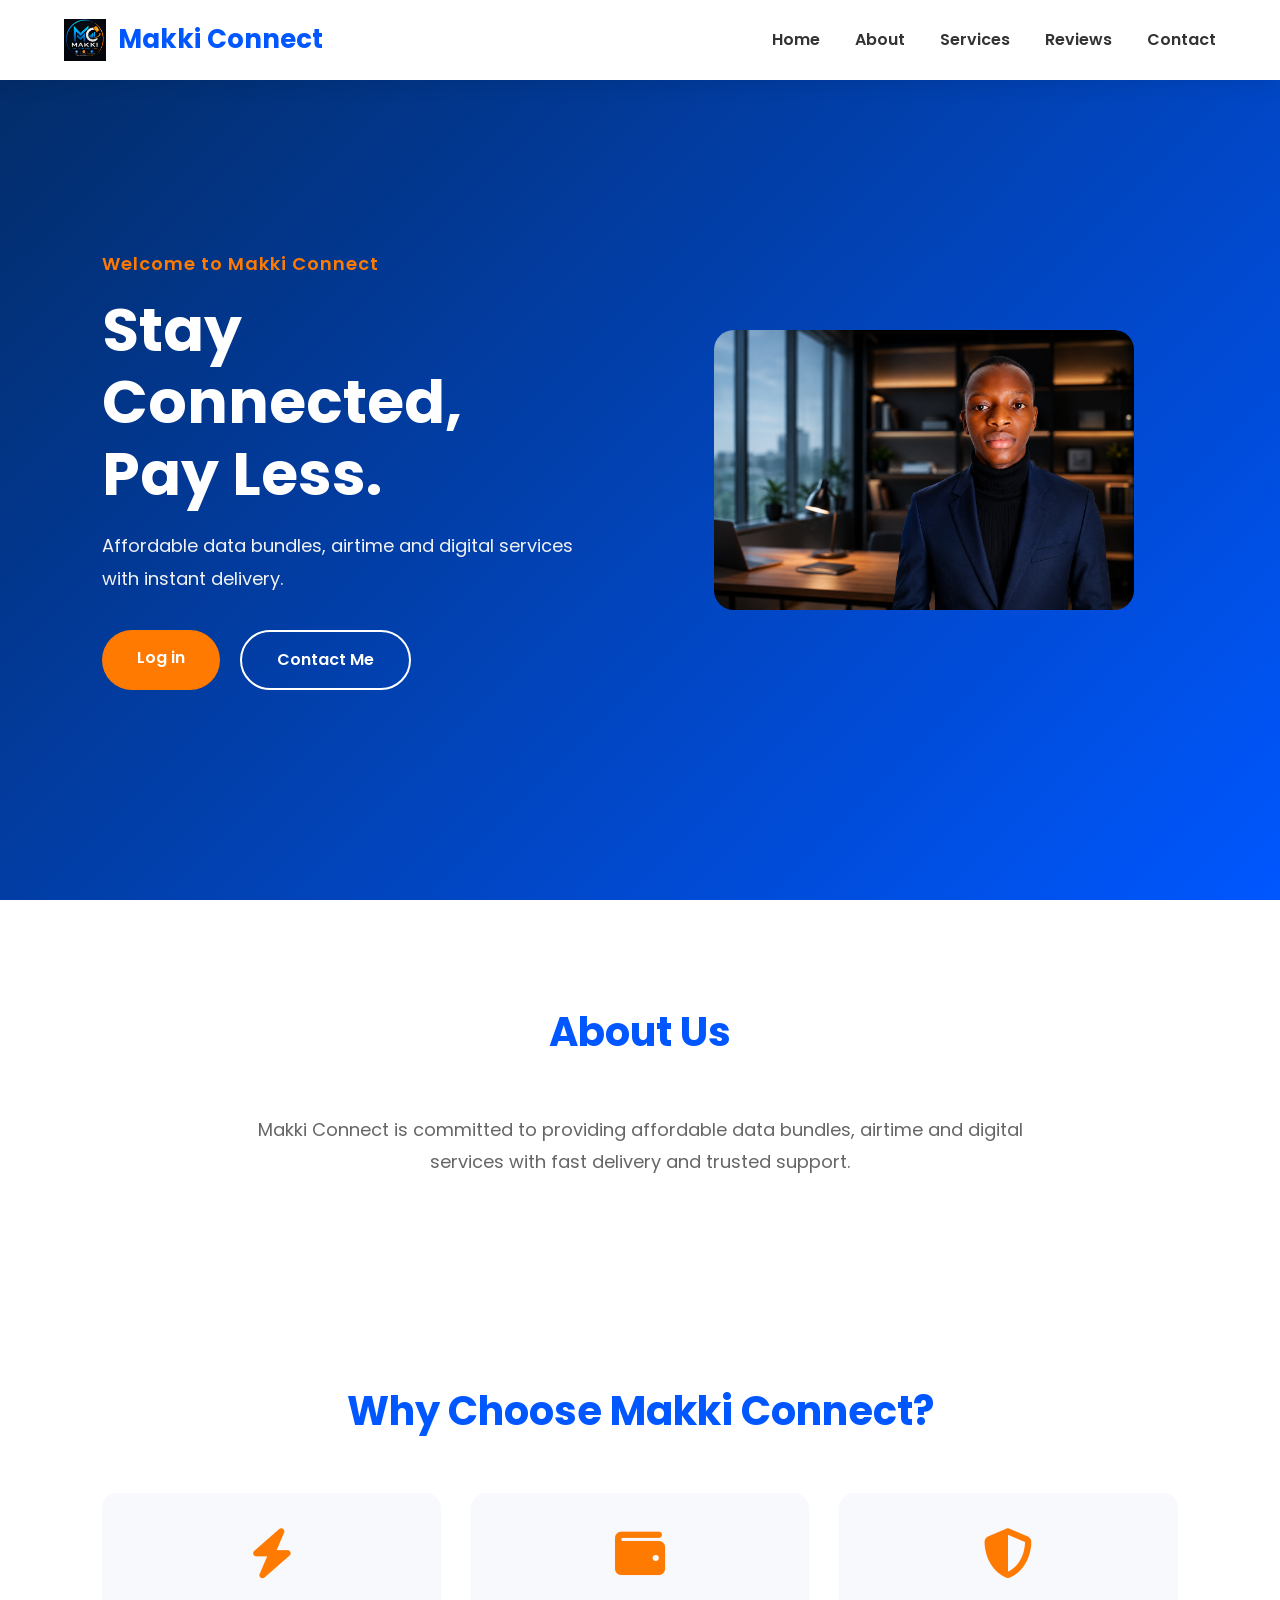
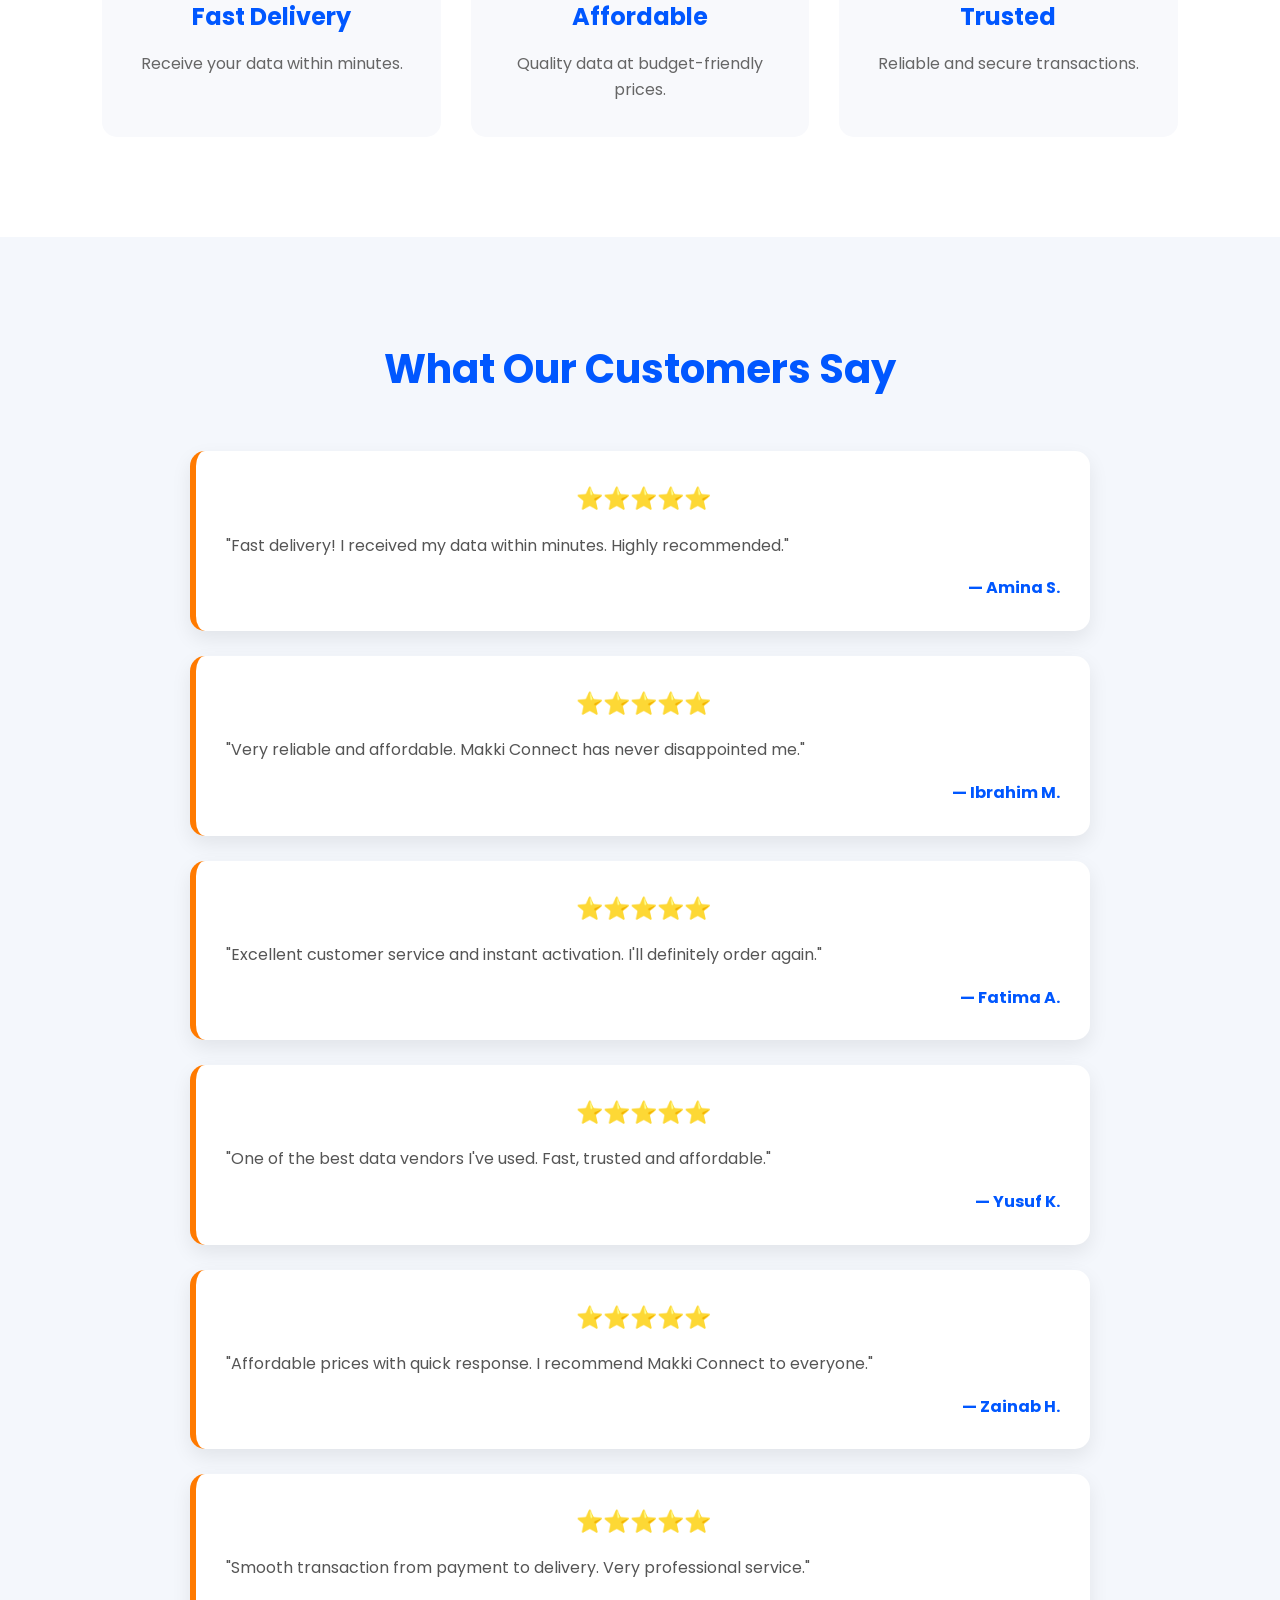
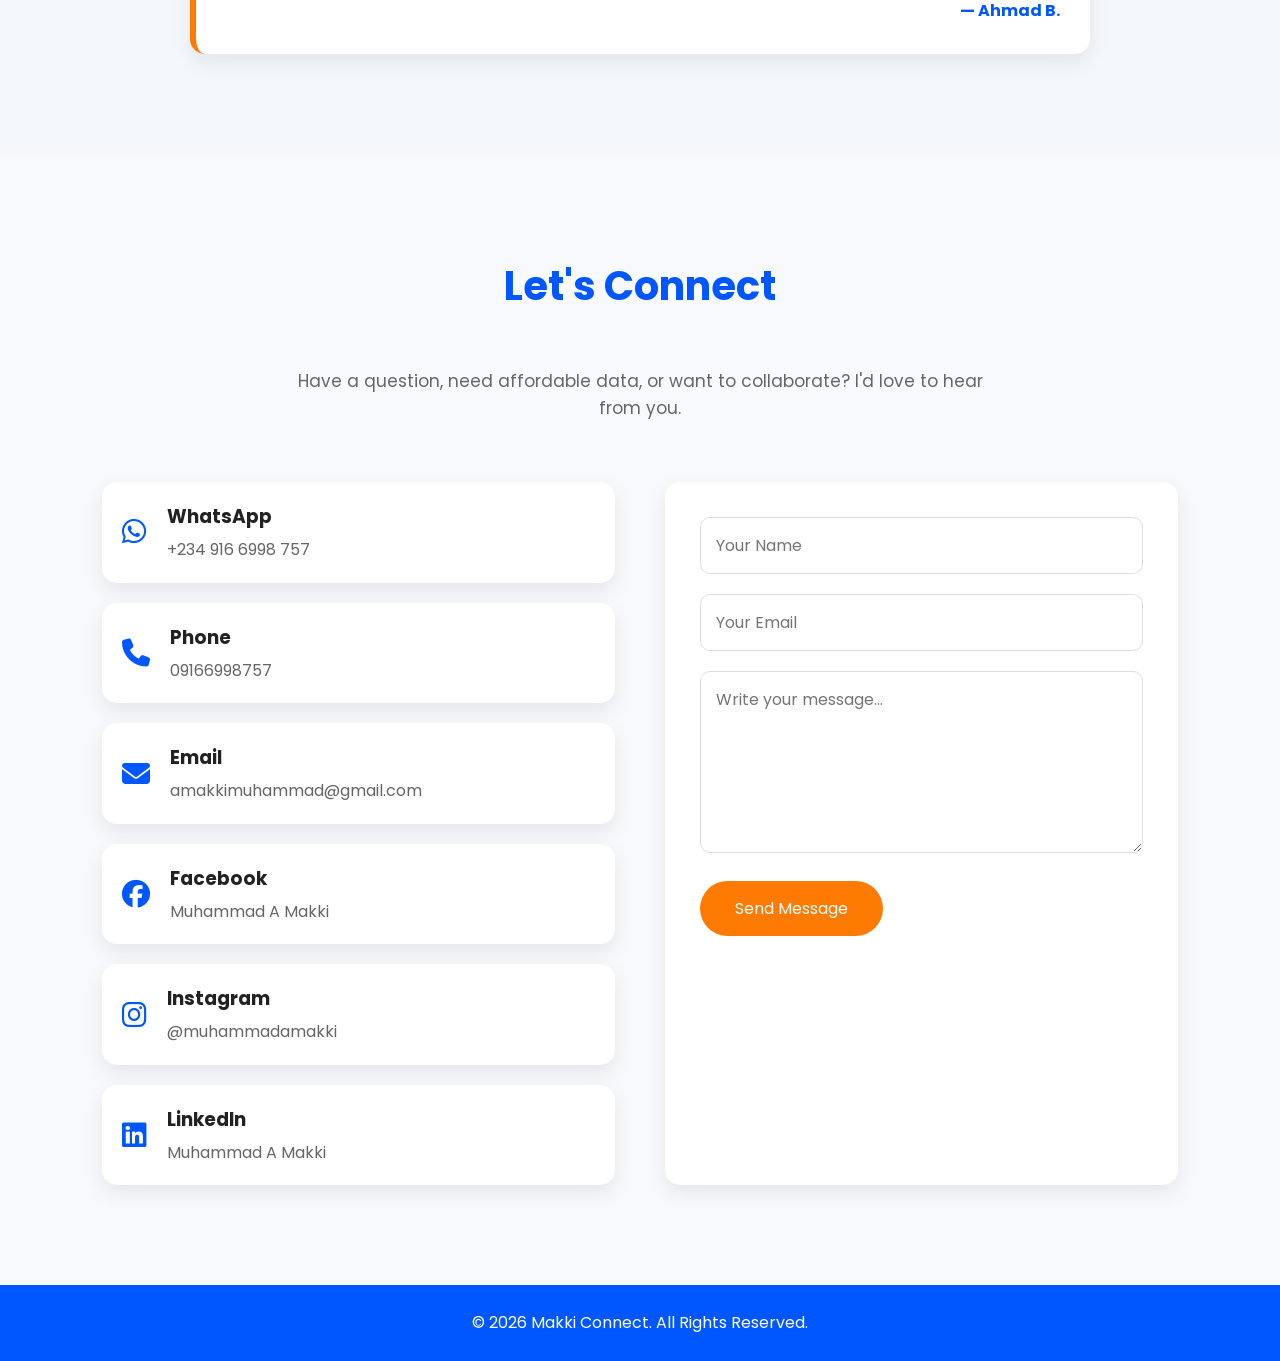
<file: index.html>
<!DOCTYPE html>
<html lang="en">
<head>
    <meta charset="UTF-8">
    <meta name="viewport" content="width=device-width, initial-scale=1.0">
    <title>Makki Connect | Affordable Data & Digital Services</title>

    <link rel="stylesheet" href="style.css">

    <!-- Font Awesome -->
    <link rel="stylesheet"
    href="https://cdnjs.cloudflare.com/ajax/libs/font-awesome/6.6.0/css/all.min.css">


</head>
<body>

    <!-- ================= NAVBAR ================= -->
<header>

    <nav>

        <a href="#" class="logo">

            <img src="Images/logo.png" alt="Makki Connect Logo">

            <h2>Makki Connect</h2>

        </a>
        <button class="menu-btn">
    <span></span>
    <span></span>
    <span></span>
</button>


        <ul class="nav-links">

            <li><a href="#">Home</a></li>

            <li><a href="#about">About</a></li>

            <li><a href="#why">Services</a></li>

            <li><a href="#reviews">Reviews</a></li>

            <li><a href="#contact">Contact</a></li>

        </ul>

    </nav>

</header>

   <!-- ================= HERO ================= -->

<section class="hero">

    <div class="hero-content">

        <div class="hero-text">

            <span class="small-title">
                Welcome to Makki Connect
            </span>

            <h1>
                Stay Connected,<br>
                Pay Less.
            </h1>

            <p>

                Affordable data bundles,
                airtime and digital services
                with instant delivery.

            </p>

            <div class="hero-btn">

                <a href="log.html" class="btn">
                    Log in
                </a>

                <a href="#contact" class="btn2">
                    Contact Me
                </a>

            </div>

        </div>


        <div class="hero-image">

          <img src="Images/makki.png" alt="Makki">

        </div>

    </div>

</section>


    <!-- ================= ABOUT ================= -->

    <section class="about" id="about">

        <h2>About Us</h2>

        <p>

            Makki Connect is committed to providing
            affordable data bundles, airtime and digital
            services with fast delivery and trusted support.

        </p>

    </section>


    <!-- ================= WHY CHOOSE US ================= -->

    <section class="why" id="why">

        <h2>Why Choose Makki Connect?</h2>

        <div class="why-container">

            <div class="box">

                <i class="fa-solid fa-bolt"></i>

                <h3>Fast Delivery</h3>

                <p>Receive your data within minutes.</p>

            </div>


            <div class="box">

                <i class="fa-solid fa-wallet"></i>

                <h3>Affordable</h3>

                <p>Quality data at budget-friendly prices.</p>

            </div>


            <div class="box">

                <i class="fa-solid fa-shield-halved"></i>

                <h3>Trusted</h3>

                <p>Reliable and secure transactions.</p>

            </div>

        </div>

    </section>


<!-- ================= REVIEWS ================= -->

<section class="reviews" id="reviews">

    <h2>What Our Customers Say</h2>

    <div class="review-container">

        <div class="review-card">
            <h3>⭐⭐⭐⭐⭐</h3>
            <p>"Fast delivery! I received my data within minutes. Highly recommended."</p>
            <h4>— Amina S.</h4>
        </div>

        <div class="review-card">
            <h3>⭐⭐⭐⭐⭐</h3>
            <p>"Very reliable and affordable. Makki Connect has never disappointed me."</p>
            <h4>— Ibrahim M.</h4>
        </div>

        <div class="review-card">
            <h3>⭐⭐⭐⭐⭐</h3>
            <p>"Excellent customer service and instant activation. I'll definitely order again."</p>
            <h4>— Fatima A.</h4>
        </div>

        <div class="review-card">
            <h3>⭐⭐⭐⭐⭐</h3>
            <p>"One of the best data vendors I've used. Fast, trusted and affordable."</p>
            <h4>— Yusuf K.</h4>
        </div>

        <div class="review-card">
            <h3>⭐⭐⭐⭐⭐</h3>
            <p>"Affordable prices with quick response. I recommend Makki Connect to everyone."</p>
            <h4>— Zainab H.</h4>
        </div>

        <div class="review-card">
            <h3>⭐⭐⭐⭐⭐</h3>
            <p>"Smooth transaction from payment to delivery. Very professional service."</p>
            <h4>— Ahmad B.</h4>
        </div>

    </div>

</section>

   <!-- ================= CONTACT ================= -->

<section class="contact" id="contact">

    <h2>Let's Connect</h2>

    <p class="contact-text">
        Have a question, need affordable data, or want to collaborate?
        I'd love to hear from you.
    </p>

    <div class="contact-wrapper">

        <!-- Contact Information -->

        <div class="contact-info">

            <div class="contact-item">
                <i class="fa-brands fa-whatsapp"></i>
                <div>
                    <h3>WhatsApp</h3>
                    <p>+234 916 6998 757</p>
                </div>
            </div>

            <div class="contact-item">
                <i class="fa-solid fa-phone"></i>
                <div>
                    <h3>Phone</h3>
                    <p>09166998757</p>
                </div>
            </div>

            <div class="contact-item">
                <i class="fa-solid fa-envelope"></i>
                <div>
                    <h3>Email</h3>
                    <p>amakkimuhammad@gmail.com</p>
                </div>
            </div>

            <div class="contact-item">
                <i class="fa-brands fa-facebook"></i>
                <div>
                    <h3>Facebook</h3>
                    <p>Muhammad A Makki</p>
                </div>
            </div>

            <div class="contact-item">
                <i class="fa-brands fa-instagram"></i>
                <div>
                    <h3>Instagram</h3>
                    <p>@muhammadamakki</p>
                </div>
            </div>

            <div class="contact-item">
                <i class="fa-brands fa-linkedin"></i>
                <div>
                    <h3>LinkedIn</h3>
                    <p>Muhammad A Makki</p>
                </div>
            </div>

        </div>

        <!-- Contact Form -->

       <form id="contactForm" class="contact-form">

            <input type="text" placeholder="Your Name" required>

            <input type="email" placeholder="Your Email" required>

            <textarea placeholder="Write your message..." rows="6"></textarea>

            <button type="submit">Send Message</button>

        </form>

    </div>

</section>


    <!-- ================= FOOTER ================= -->

    <footer>

        <p>

            © 2026 Makki Connect.
            All Rights Reserved.

        </p>

    </footer>
<script src="script.js"></script>
</body>
</html>
</file>
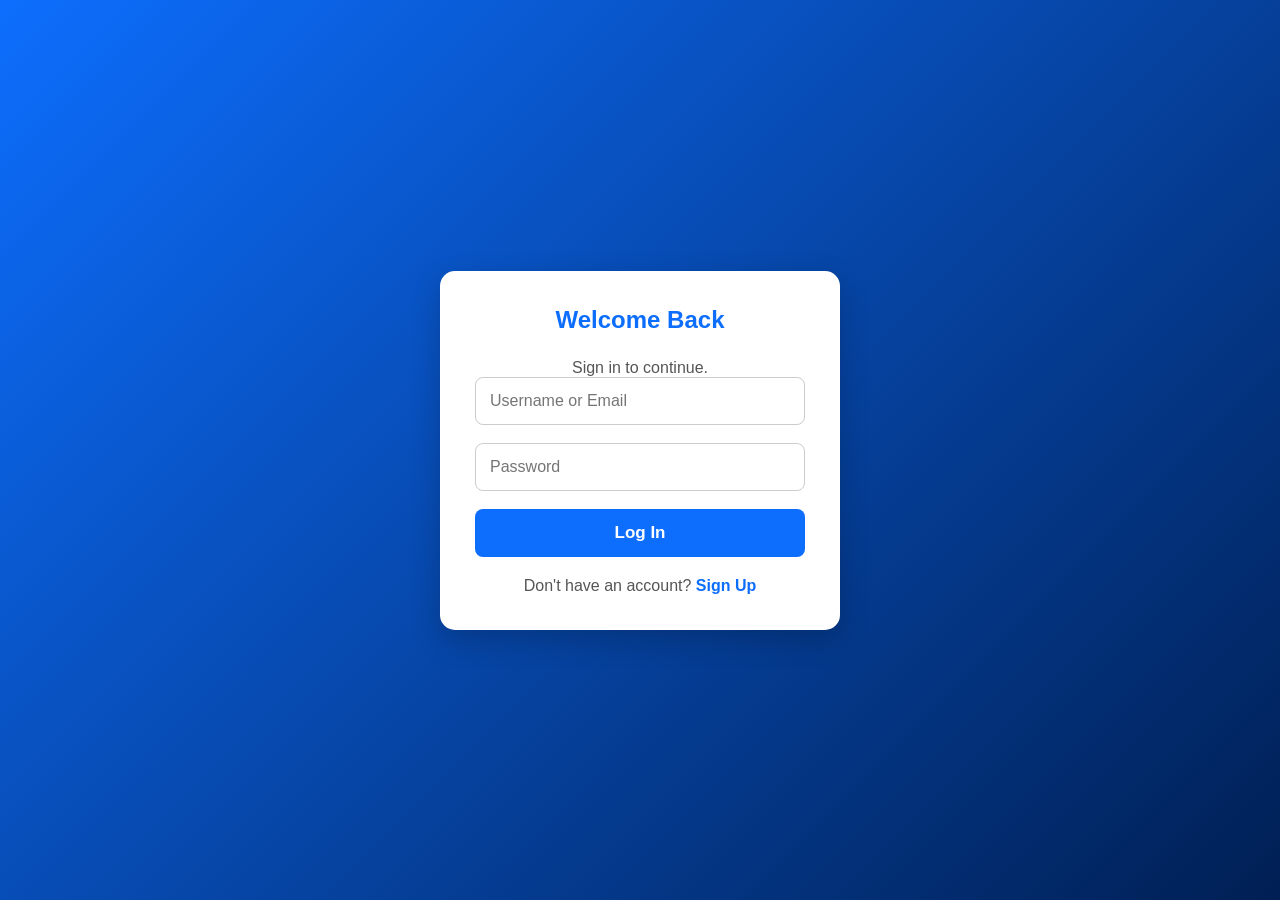
<file: log.html>
<!DOCTYPE html>
<html lang="en">
<head>
    <meta charset="UTF-8">
    <meta name="viewport" content="width=device-width, initial-scale=1.0">
    <title>Login</title>
    <link rel="stylesheet" href="in.css">
</head>
<body>

<form id="loginForm" class="form-box">
    <h2>Welcome Back</h2>
    <p class="subtitle">Sign in to continue.</p>

    <input type="text" placeholder="Username or Email" required>
   <input type="password" id="password" placeholder="Password" required>

    <button type="submit">Log In</button>

    <p class="account">
        Don't have an account?
        <a href="sign.html">Sign Up</a>
    </p>
</form>

<script>
const loginForm = document.getElementById("loginForm");

loginForm.addEventListener("submit", function (e) {
    e.preventDefault();

    if (loginForm.checkValidity()) {
        alert("Login successful!");
        window.location.href = "plans.html";
    } else {
        loginForm.reportValidity();
    }
});
</script>

</body>
</html>
</file>
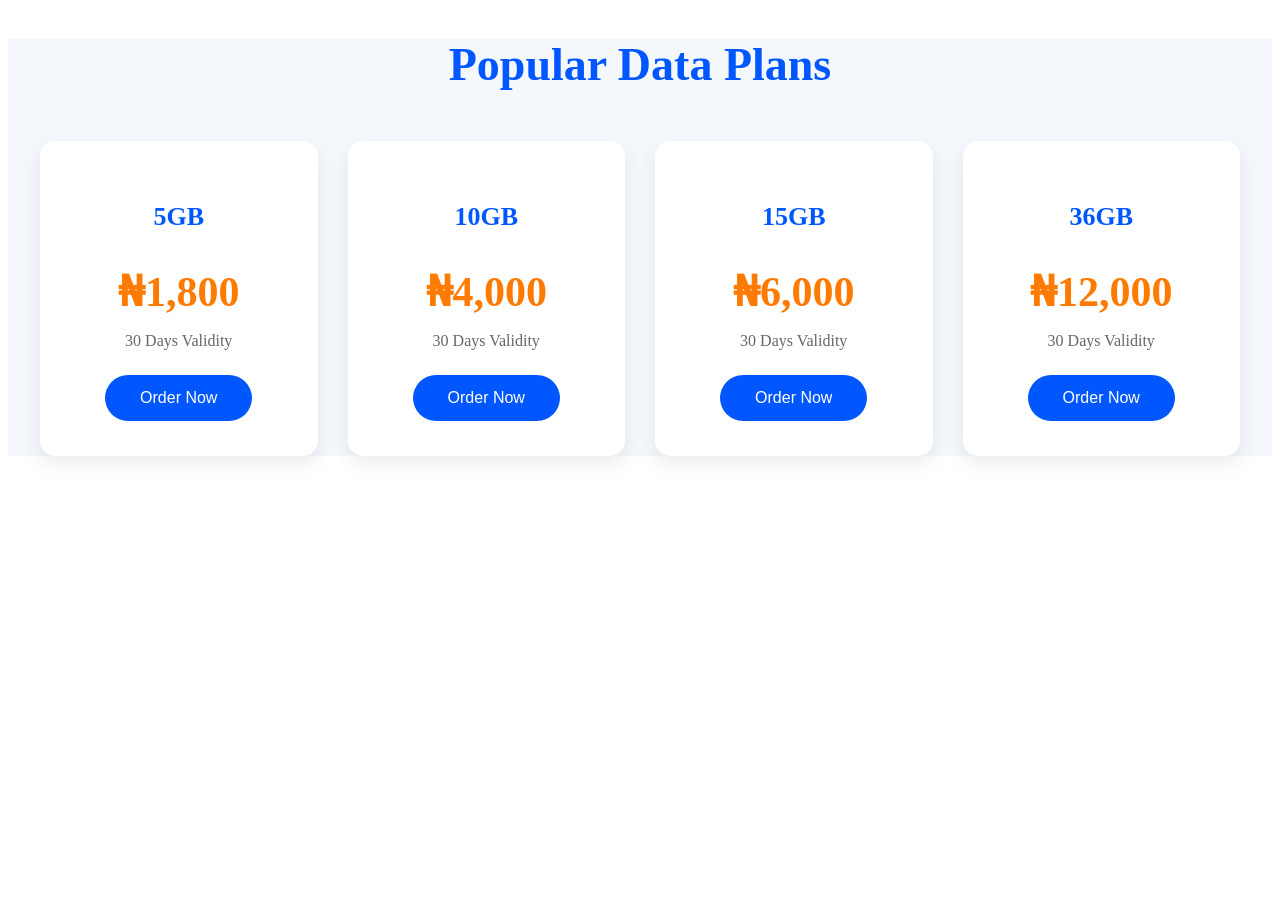
<file: plans.html>
<!DOCTYPE html>
<html lang="en">
<head>
    <meta charset="UTF-8">
    <meta name="viewport" content="width=device-width, initial-scale=1.0">
    <title>Document</title>
    <link rel="stylesheet" href="plan.css">
</head>
<body>
        <section class="plans" id="#plans">

        <h2>Popular Data Plans</h2>

        <div class="plan-container">

            <div class="card">

                <h3>5GB</h3>

                <h1>₦1,800</h1>

                <p>30 Days Validity</p>

                <button>Order Now</button>

            </div>

            <div class="card">

                <h3>10GB</h3>

                <h1>₦4,000</h1>

                <p>30 Days Validity</p>

                <button>Order Now</button>

            </div>

            <div class="card">

                <h3>15GB</h3>

                <h1>₦6,000</h1>

                <p>30 Days Validity</p>

                <button>Order Now</button>

            </div>
              <div class="card">

                <h3>36GB</h3>

                <h1>₦12,000</h1>

                <p>30 Days Validity</p>

                <button>Order Now</button>

            </div>

        </div>

    </section>

</body>
</html>
</file>
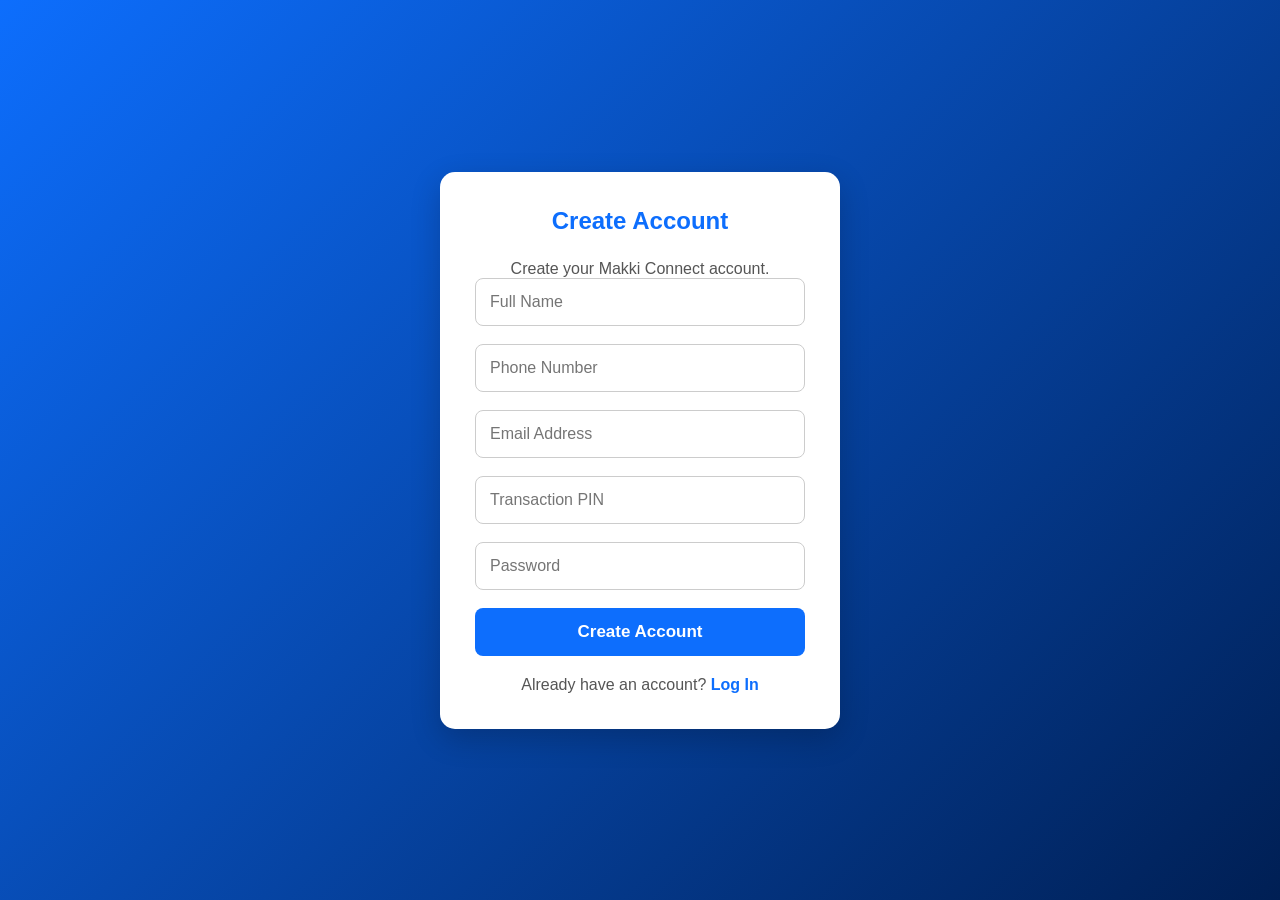
<file: sign.html>
<!DOCTYPE html>
<html lang="en">
<head>
    <meta charset="UTF-8">
    <meta name="viewport" content="width=device-width, initial-scale=1.0">
    <title>Sign Up</title>
    <link rel="stylesheet" href="in.css">
</head>
<body>

<form id="signupForm" class="form-box">
    <h2>Create Account</h2>
    <p class="subtitle">Create your Makki Connect account.</p>

    <input type="text" placeholder="Full Name" required>
    <input type="tel" placeholder="Phone Number" required>
    <input type="email" placeholder="Email Address" required>
    <input type="password" placeholder="Transaction PIN" minlength="4" maxlength="4" required>
    <input type="password" id="password" placeholder="Password" required>

    <button type="submit">Create Account</button>

    <p class="account">
        Already have an account?
        <a href="log.html">Log In</a>
    </p>
</form>

<script>
const signupForm = document.getElementById("signupForm");

signupForm.addEventListener("submit", function (e) {
    e.preventDefault();

    if (signupForm.checkValidity()) {
        alert("Account created successfully!");
        window.location.href = "plans.html";
    } else {
        signupForm.reportValidity();
    }
});
</script>
</body>
</html>
</file>
<file: style.css>
/*=========================================
        GOOGLE FONT
=========================================*/
@import url('https://fonts.googleapis.com/css2?family=Poppins:wght@300;400;500;600;700;800&display=swap');


/*=========================================
            RESET
=========================================*/

*{
    margin:0;
    padding:0;
    box-sizing:border-box;
    font-family:'Poppins',sans-serif;
}

html{
    scroll-behavior:smooth;
}

body{
    background:#f8f9fc;
    color:#222;
    line-height:1.6;
    overflow-x:hidden;
}

img{
    max-width:100%;
    height:auto;
    display:block;
}


/*=========================================
            HEADER
=========================================*/

header{
    position:fixed;
    top:0;
    left:0;
    width:100%;
    background:#fff;
    box-shadow:0 5px 20px rgba(0,0,0,.08);
    z-index:1000;
}


/*=========================================
            NAVBAR
=========================================*/

nav{
    width:90%;
    max-width:1200px;
    height:80px;
    margin:auto;

    display:flex;
    justify-content:space-between;
    align-items:center;
}


/*=========================================
            LOGO
=========================================*/

.logo{
    display:flex;
    align-items:center;
    gap:12px;
    text-decoration:none;
}

.logo img{
    width:42px;
    height:42px;
    object-fit:contain;
}

.logo h2{
    color:#0057ff;
    font-size:26px;
    font-weight:700;
}


/*=========================================
        NAVIGATION LINKS
=========================================*/

.nav-links{
    display:flex;
    align-items:center;
    gap:35px;
    list-style:none;
}

.nav-links li{
    list-style:none;
}

.nav-links li a{

    text-decoration:none;
    color:#333;
    font-size:16px;
    font-weight:600;
    transition:.3s;
    position:relative;

}

.nav-links li a::after{

    content:"";
    position:absolute;
    left:0;
    bottom:-6px;

    width:0;
    height:2px;

    background:#ff7a00;

    transition:.3s;

}

.nav-links li a:hover{

    color:#0057ff;

}

.nav-links li a:hover::after{

    width:100%;

}


/*=========================================
        HAMBURGER BUTTON
=========================================*/

.menu-btn{

    display:none;

    width:40px;
    height:35px;

    background:transparent;
    border:none;

    cursor:pointer;

    flex-direction:column;
    justify-content:center;
    gap:6px;

}

.menu-btn span{

    width:32px;
    height:3px;

    background:#0057ff;

    border-radius:20px;

    transition:.3s;

}

.menu-btn.active span:nth-child(1){

    transform:rotate(45deg) translate(6px,6px);

}

.menu-btn.active span:nth-child(2){

    opacity:0;

}

.menu-btn.active span:nth-child(3){

    transform:rotate(-45deg) translate(6px,-6px);

}


/*=========================================
            HERO SECTION
=========================================*/

.hero{

    min-height:100vh;

    background:linear-gradient(135deg,#032B64,#0057ff);

    display:flex;
    justify-content:center;
    align-items:center;

    padding:120px 8% 80px;

}

.hero-content{

    width:100%;
    max-width:1200px;

    display:flex;
    justify-content:space-between;
    align-items:center;

    gap:60px;

}

.hero-text{

    flex:1;

}

.small-title{

    display:inline-block;

    color:#ff7a00;

    font-size:18px;

    font-weight:600;

    margin-bottom:15px;

    letter-spacing:1px;

}

.hero-text h1{

    color:#fff;

    font-size:60px;

    font-weight:700;

    line-height:1.2;

    margin-bottom:20px;

}

.hero-text p{

    color:#f2f2f2;

    font-size:18px;

    line-height:1.8;

    margin-bottom:35px;

    max-width:550px;

}

.hero-btn{

    display:flex;

    gap:20px;

    flex-wrap:wrap;

}


/*=========================================
            BUTTONS
=========================================*/

.btn{

    display:inline-block;

    background:#ff7a00;

    color:#fff;

    text-decoration:none;

    padding:15px 35px;

    border-radius:50px;

    font-weight:600;

    transition:.3s;

}

.btn:hover{

    background:#e56b00;

    transform:translateY(-4px);

}

.btn2{

    display:inline-block;

    text-decoration:none;

    color:#fff;

    border:2px solid #fff;

    padding:15px 35px;

    border-radius:50px;

    font-weight:600;

    transition:.3s;

}

.btn2:hover{

    background:#fff;

    color:#0057ff;

}


/*=========================================
            HERO IMAGE
=========================================*/

.hero-image{

    flex:1;

    display:flex;
    justify-content:center;
    align-items:center;

}

.hero-image img{

    width:100%;
    max-width:420px;

    border-radius:20px;

    object-fit:contain;

}
/*=========================================
            SECTION
=========================================*/

section{
    padding:100px 8%;
}

section h2{
    text-align:center;
    font-size:40px;
    color:#0057ff;
    margin-bottom:50px;
}


/*=========================================
            ABOUT
=========================================*/

.about{
    background:#fff;
    text-align:center;
}

.about p{
    max-width:800px;
    margin:auto;
    font-size:18px;
    color:#666;
    line-height:1.8;
}


/*=========================================
        WHY CHOOSE US
=========================================*/

.why{
    background:#fff;
}

.why-container{
    display:grid;
    grid-template-columns:repeat(auto-fit,minmax(260px,1fr));
    gap:30px;
    max-width:1200px;
    margin:auto;
}

.box{
    background:#f8f9fc;
    padding:35px;
    border-radius:15px;
    text-align:center;
    transition:.3s;
}

.box:hover{
    transform:translateY(-8px);
    box-shadow:0 10px 25px rgba(0,0,0,.10);
}

.box i{
    font-size:50px;
    color:#ff7a00;
    margin-bottom:20px;
}

.box h3{
    color:#0057ff;
    font-size:24px;
    margin-bottom:15px;
}

.box p{
    color:#666;
}


/*=========================================
            REVIEWS
=========================================*/

.reviews{
    background:#f4f7fc;
}

.review-container{
    max-width:900px;
    margin:auto;
    display:flex;
    flex-direction:column;
    gap:25px;
}

.review-card{
    background:#fff;
    padding:30px;
    border-radius:15px;
    border-left:6px solid #ff7a00;
    box-shadow:0 8px 20px rgba(0,0,0,.08);
    transition:.3s;
}

.review-card:hover{
    transform:translateY(-5px);
    box-shadow:0 12px 30px rgba(0,0,0,.12);
}

.review-card h3{
    text-align:center;
    color:#ffb400;
    font-size:22px;
    margin-bottom:15px;
}

.review-card p{
    color:#555;
    line-height:1.8;
    margin-bottom:15px;
}

.review-card h4{
    text-align:right;
    color:#0057ff;
}
/*=========================================
            CONTACT
=========================================*/

.contact{
    background:#f8f9fc;
    padding:100px 8%;
}

.contact-text{
    text-align:center;
    max-width:700px;
    margin:0 auto 60px;
    color:#666;
    font-size:17px;
}

.contact-wrapper{
    display:grid;
    grid-template-columns:1fr 1fr;
    gap:50px;
}

.contact-info{
    display:flex;
    flex-direction:column;
    gap:20px;
}

.contact-item{
    display:flex;
    align-items:center;
    gap:20px;
    background:#fff;
    padding:20px;
    border-radius:15px;
    box-shadow:0 8px 20px rgba(0,0,0,.08);
}

.contact-item i{
    font-size:28px;
    color:#0057ff;
}

.contact-item h3{
    margin-bottom:5px;
}

.contact-item p{
    color:#666;
}

.contact-form{
    background:#fff;
    padding:35px;
    border-radius:15px;
    box-shadow:0 8px 20px rgba(0,0,0,.08);
}

.contact-form input,
.contact-form textarea{
    width:100%;
    padding:15px;
    margin-bottom:20px;
    border:1px solid #ddd;
    border-radius:10px;
    outline:none;
    font-size:16px;
}

.contact-form input:focus,
.contact-form textarea:focus{
    border-color:#0057ff;
}

.contact-form button{
    border:none;
    background:#ff7a00;
    color:#fff;
    padding:15px 35px;
    border-radius:50px;
    cursor:pointer;
    font-size:16px;
    transition:.3s;
}

.contact-form button:hover{
    background:#e56b00;
}


/*=========================================
            FOOTER
=========================================*/

footer{
    background:#0057ff;
    color:#fff;
    text-align:center;
    padding:25px 15px;
}

footer p{
    font-size:16px;
}


/*=========================================
        RESPONSIVE
=========================================*/

/* ---------- Tablets ---------- */

@media (max-width:992px){

    .hero-content{
        flex-direction:column-reverse;
        text-align:center;
        gap:40px;
    }

    .hero-text p{
        margin:auto auto 30px;
    }

    .hero-btn{
        justify-content:center;
    }

    .contact-wrapper{
        grid-template-columns:1fr;
    }

}


/* ---------- Mobile ---------- */

@media (max-width:768px){

    nav{
        width:100%;
        padding:0 20px;
    }

    .menu-btn{
        display:flex;
    }

    .nav-links{
        position:fixed;
        top:80px;
        right:-100%;
        width:100%;
        max-width:250px;
        height:calc(100vh - 80px);
        background:#fff;
        display:flex;
        flex-direction:column;
        align-items:center;
        justify-content:flex-start;
        gap:30px;
        padding-top:40px;
        transition:.3s;
        box-shadow:-5px 0 20px rgba(0,0,0,.10);
    }

    .nav-links.active{
        right:0;
    }

    .hero{
        padding:130px 20px 60px;
    }

    .hero-text h1{
        font-size:42px;
    }

    .hero-text p{
        font-size:16px;
    }

    .hero-image img{
        max-width:320px;
    }

    section{
        padding:80px 20px;
    }

    section h2{
        font-size:34px;
    }

}


/* ---------- Small Phones ---------- */

@media (max-width:480px){

    .logo h2{
        font-size:18px;
    }

    .logo img{
        width:34px;
        height:34px;
    }

    .hero{
        padding:120px 15px 50px;
    }

    .hero-text h1{
        font-size:30px;
        line-height:1.3;
    }

    .hero-text p{
        font-size:15px;
    }

    .hero-btn{
        flex-direction:column;
        align-items:center;
    }

    .btn,
    .btn2{
        width:220px;
        text-align:center;
    }

    .hero-image{
        width:100%;
        justify-content:center;
    }

    .hero-image img{
        width:100%;
        max-width:220px;
    }

    .card,
    .box{
        padding:25px;
    }

    section{
        padding:70px 15px;
    }

}


/* ---------- Redmi A1+ / 320-350px ---------- */
@media (max-width:350px){

    body{
        overflow-x:hidden;
    }

    html{
        overflow-x:hidden;
    }

    header{
        width:100%;
        overflow:hidden;
    }

    nav{
        width:100%;
        padding:0 10px;
    }

    .logo h2{
        font-size:16px;
    }

    .menu-btn{
        margin-left:auto;
    }

    .nav-links{
        position:fixed;
        top:80px;
        right:-100%;
        width:100%;
        height:calc(100vh - 80px);
        padding-top:30px;
        overflow-y:auto;
    }

    .nav-links.active{
        right:0;
    }

    .hero{
        padding:120px 15px 60px;
    }

    .hero-content{
        flex-direction:column-reverse;
        gap:30px;
        text-align:center;
    }

    .hero-image{
        width:100%;
    }

    .hero-image img{
        width:100%;
        max-width:180px;
        margin:auto;
    }

    .hero-text h1{
        font-size:26px;
    }

    .hero-text p{
        font-size:14px;
    }

    .hero-btn{
        flex-direction:column;
        align-items:center;
    }

    .btn,
    .btn2{
        width:100%;
        max-width:200px;
    }

    .contact-wrapper{
        display:flex;
        flex-direction:column;
        gap:25px;
    }

    .contact-info,
    .contact-form{
        width:100%;
    }

    .contact-form{
        margin-top:10px;
    }

    section{
        padding:70px 15px;
    }

}
</file>
<file: in.css>
*{
    margin:0;
    padding:0;
    box-sizing:border-box;
}

body{
    font-family:Arial, Helvetica, sans-serif;
    background:linear-gradient(135deg,#0d6efd,#001f54);
    display:flex;
    justify-content:center;
    align-items:center;
    min-height:100vh;
    padding:20px;
}

.form-box{
    width:100%;
    max-width:400px;
    background:#fff;
    padding:35px;
    border-radius:15px;
    box-shadow:0 10px 30px rgba(0,0,0,.2);
}

.form-box h2{
    text-align:center;
    margin-bottom:25px;
    color:#0d6efd;
}


.form-box input{
    width:100%;
    padding:14px;
    margin-bottom:18px;
    border:1px solid #ccc;
    border-radius:8px;
    font-size:16px;
    outline:none;
    transition:.3s;
}

.form-box input:focus{
    border-color:#0d6efd;
    box-shadow:0 0 8px rgba(13,110,253,.3);
}


.form-box button{
    width:100%;
    padding:14px;
    border:none;
    border-radius:8px;
    background:#0d6efd;
    color:white;
    font-size:17px;
    font-weight:bold;
    cursor:pointer;
    transition:.3s;
}
#plann{
    text-decoration:none;
    color:white;
}

.form-box button:hover{
    background:#0b5ed7;
    transform:translateY(-2px);
}

.form-box p{
    margin-top:20px;
    text-align:center;
    color:#555;
}

.form-box p a{
    text-decoration:none;
    color:#0d6efd;
    font-weight:bold;
}

.form-box p a:hover{
    text-decoration:underline;
}

@media(max-width:480px){

    .form-box{
        padding:25px;
    }

    .form-box h2{
        font-size:28px;
    }

}
</file>
<file: plan.css>
h2{
    text-align:center;
    color:#0057ff;
    font-size:46px;
    margin-bottom:50px;
}
.plans{
    background:#f4f7fc;
}

.plan-container{
    display:grid;
    grid-template-columns:repeat(auto-fit,minmax(260px,1fr));
    gap:30px;
    max-width:1200px;
    margin:auto;
}

.card{
    background:#fff;
    padding:35px;
    border-radius:15px;
    text-align:center;
    box-shadow:0 8px 20px rgba(0,0,0,.08);
    transition:.3s;
}

.card:hover{
    transform:translateY(-8px);
    box-shadow:0 15px 35px rgba(0,0,0,.15);
}

.card h3{
    color:#0057ff;
    font-size:26px;
    margin-bottom:10px;
}

.card h1{
    color:#ff7a00;
    font-size:42px;
    margin-bottom:15px;
}

.card p{
    color:#666;
    margin-bottom:25px;
}

.card button{
    border:none;
    background:#0057ff;
    color:#fff;
    padding:14px 35px;
    border-radius:40px;
    cursor:pointer;
    font-size:16px;
    transition:.3s;
}

.card button:hover{
    background:#ff7a00;
}
</file>
